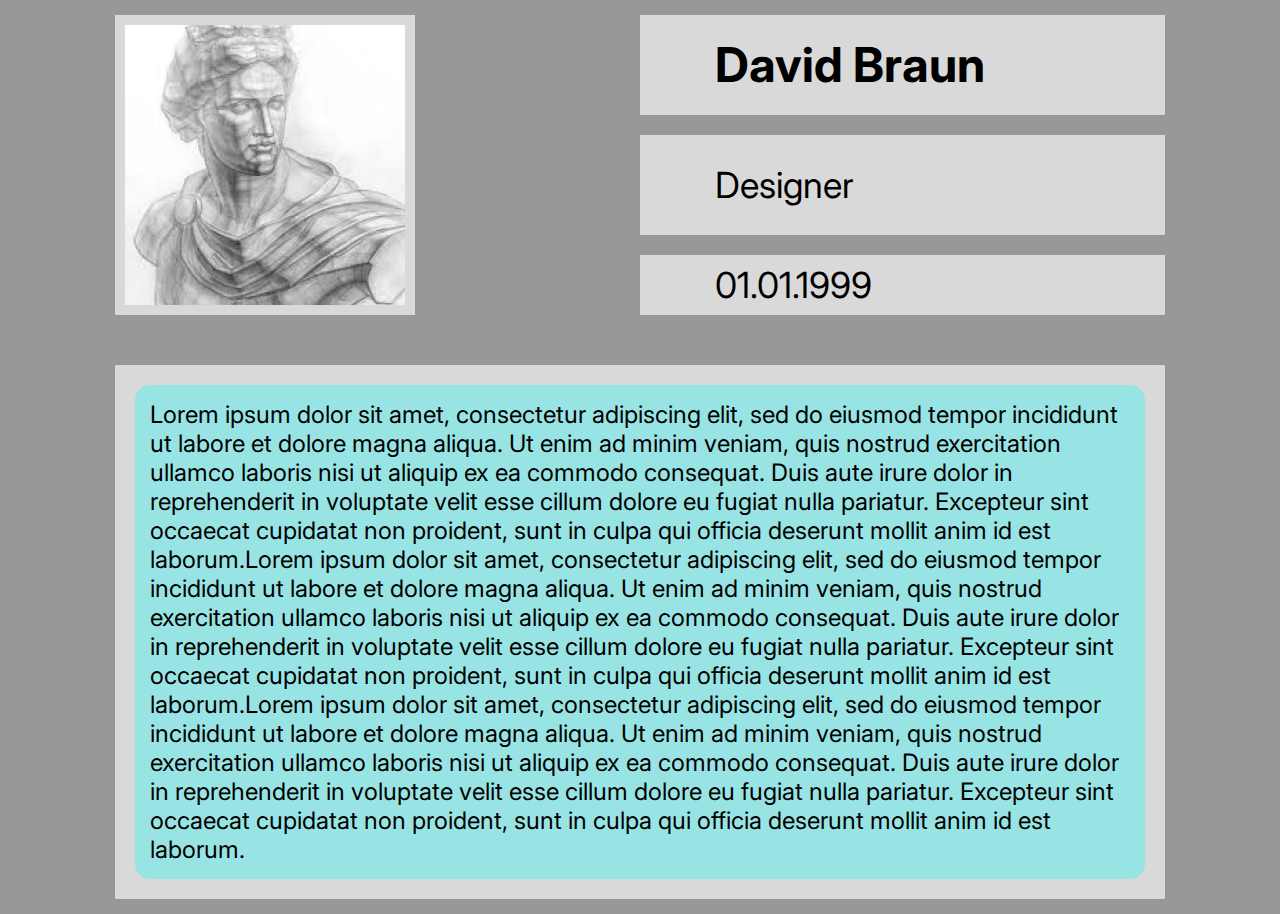
<file: Lesson10/index.html>
<!DOCTYPE html>
<html lang="en">
  <head>
    <meta charset="UTF-8" />
    <meta http-equiv="X-UA-Compatible" content="IE=edge" />
    <meta name="viewport" content="width=device-width, initial-scale=1.0" />
    <link rel="preconnect" href="https://fonts.googleapis.com" />
    <link rel="preconnect" href="https://fonts.gstatic.com" crossorigin />
    <link
      href="https://fonts.googleapis.com/css2?family=Inter:wght@400;700&display=swap"
      rel="stylesheet"
    />
    <link rel="stylesheet" href="./style.css" />
    <title>Portfolio</title>
  </head>
  <body>
    <section class="hero">
      <div class="container">
        <div class="hero__top">
          <div class="hero__image-wraper">
            <img class="hero__img" src="./img/image.jpg" alt="image" />
          </div>
          <ul class="hero__list">
            <li class="hero__item">David Braun</li>
            <li class="hero__item">Designer</li>
            <li class="hero__item">01.01.1999</li>
          </ul>
        </div>
        <div class="hero__bottom">
          <p class="hero__text">
            Lorem ipsum dolor sit amet, consectetur adipiscing elit, sed do
            eiusmod tempor incididunt ut labore et dolore magna aliqua. Ut enim
            ad minim veniam, quis nostrud exercitation ullamco laboris nisi ut
            aliquip ex ea commodo consequat. Duis aute irure dolor in
            reprehenderit in voluptate velit esse cillum dolore eu fugiat nulla
            pariatur. Excepteur sint occaecat cupidatat non proident, sunt in
            culpa qui officia deserunt mollit anim id est laborum.Lorem ipsum
            dolor sit amet, consectetur adipiscing elit, sed do eiusmod tempor
            incididunt ut labore et dolore magna aliqua. Ut enim ad minim
            veniam, quis nostrud exercitation ullamco laboris nisi ut aliquip ex
            ea commodo consequat. Duis aute irure dolor in reprehenderit in
            voluptate velit esse cillum dolore eu fugiat nulla pariatur.
            Excepteur sint occaecat cupidatat non proident, sunt in culpa qui
            officia deserunt mollit anim id est laborum.Lorem ipsum dolor sit
            amet, consectetur adipiscing elit, sed do eiusmod tempor incididunt
            ut labore et dolore magna aliqua. Ut enim ad minim veniam, quis
            nostrud exercitation ullamco laboris nisi ut aliquip ex ea commodo
            consequat. Duis aute irure dolor in reprehenderit in voluptate velit
            esse cillum dolore eu fugiat nulla pariatur. Excepteur sint occaecat
            cupidatat non proident, sunt in culpa qui officia deserunt mollit
            anim id est laborum.
          </p>
        </div>
      </div>
    </section>
  </body>
</html>
</file>
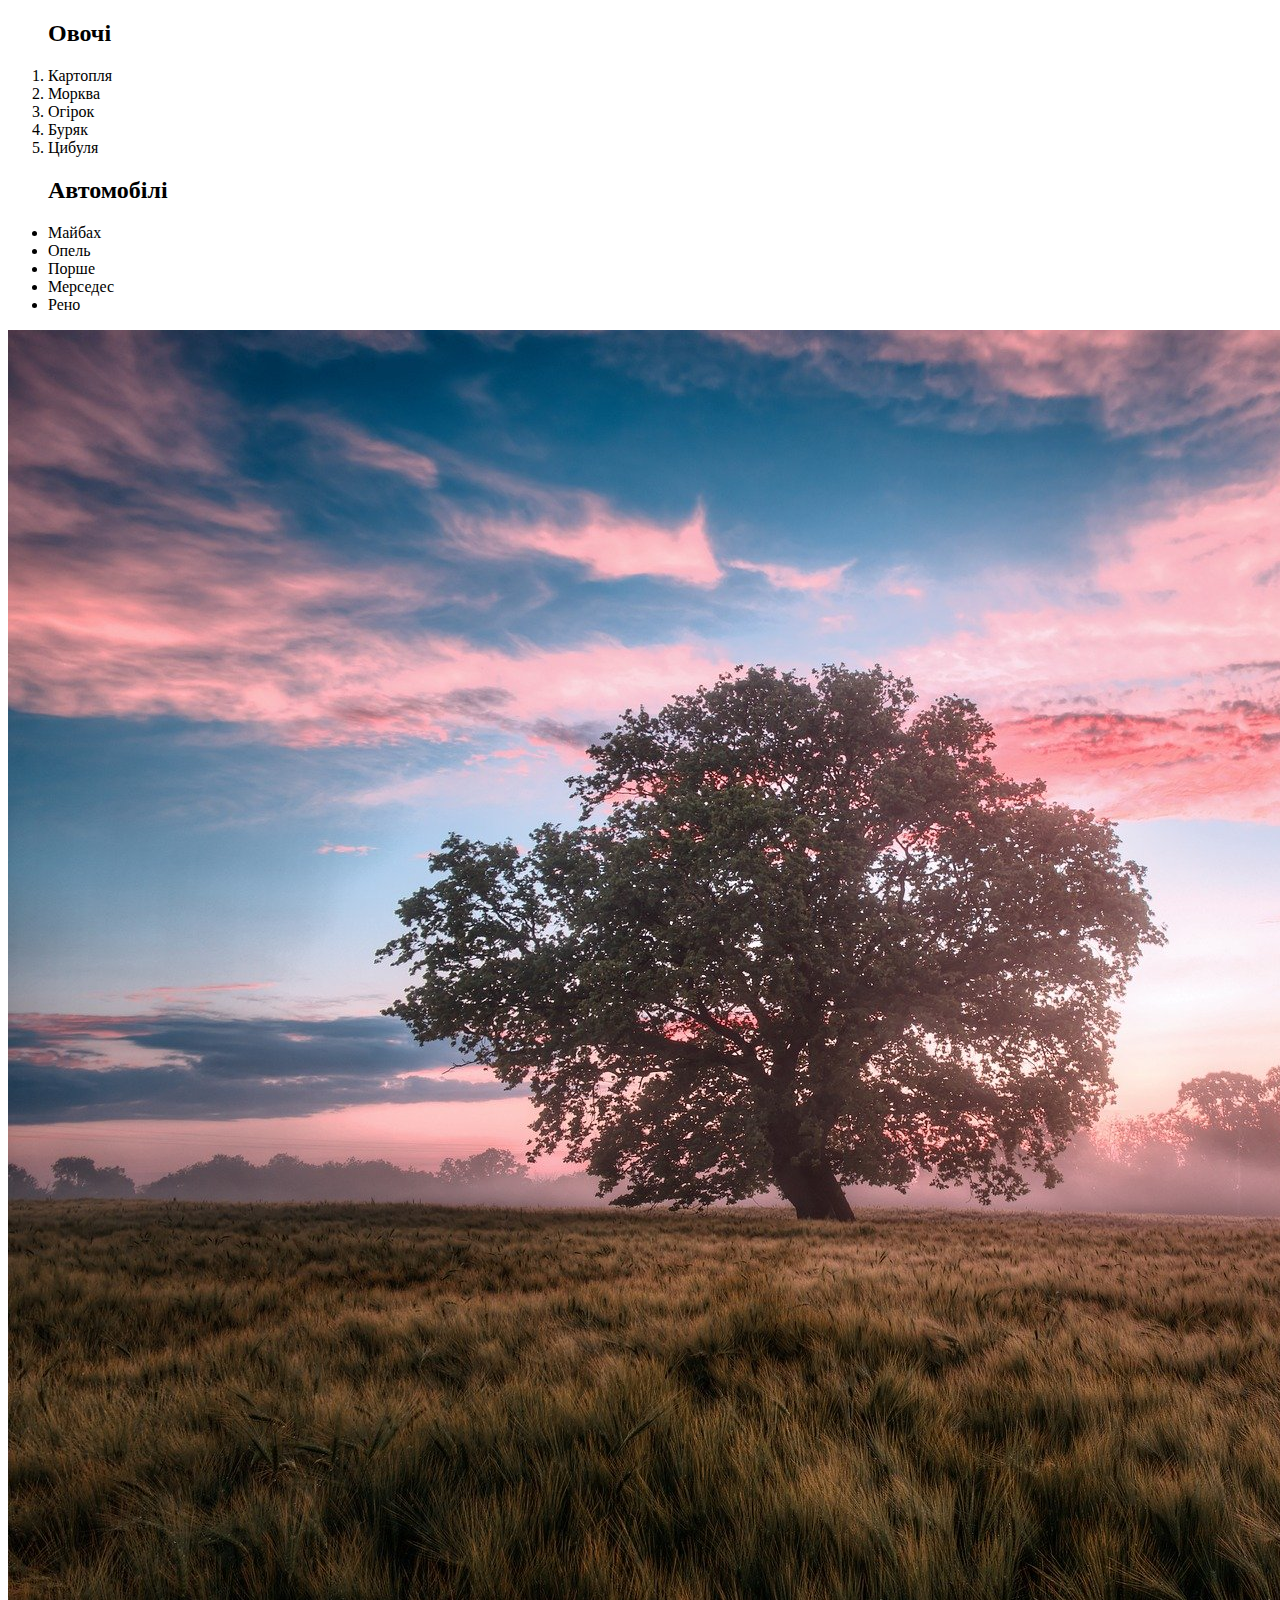
<file: Lesson2/index.html>
<!DOCTYPE html>
<html lang="en">
  <head>
    <meta charset="UTF-8" />
    <meta http-equiv="X-UA-Compatible" content="IE=edge" />
    <meta name="viewport" content="width=device-width, initial-scale=1.0" />
    <title>Document</title>
  </head>
  <body>
    <ol>
      <h2>Овочі</h2>
      <li>Картопля</li>
      <li>Морква</li>
      <li>Огірок</li>
      <li>Буряк</li>
      <li>Цибуля</li>
    </ol>
    <ul>
      <h2>Автомобілі</h2>
      <li>Майбах</li>
      <li>Опель</li>
      <li>Порше</li>
      <li>Мерседес</li>
      <li>Рено</li>
    </ul>
    <img src="./img/image.jpg" alt="nature">
  </body>
</html>
</file>
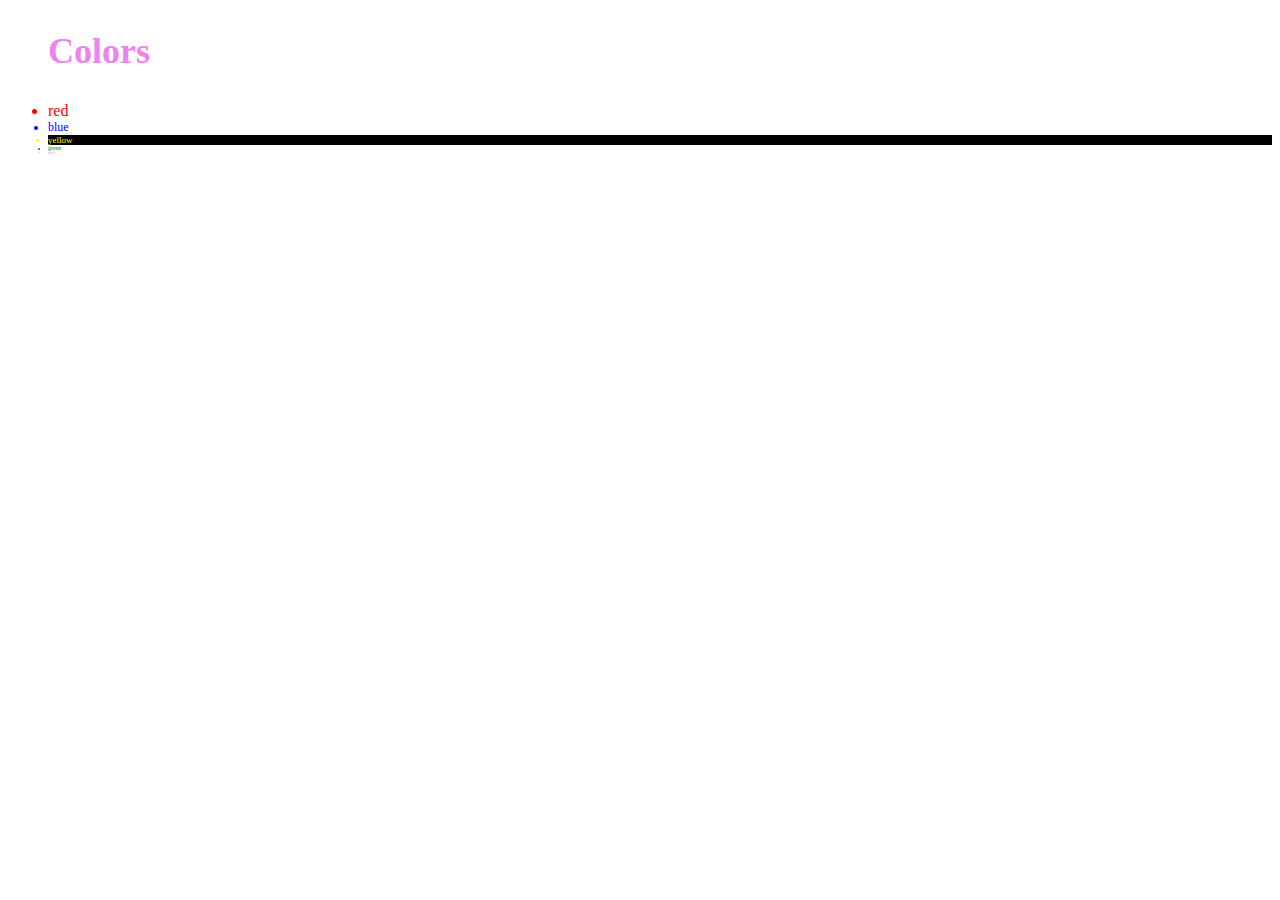
<file: Lesson3/index.html>
<!DOCTYPE html>
<html lang="en">
<head>
    <meta charset="UTF-8">
    <meta http-equiv="X-UA-Compatible" content="IE=edge">
    <meta name="viewport" content="width=device-width, initial-scale=1.0">
    <link rel="stylesheet" href="./style.css">
    <title>Document</title>
</head>
<body>
    <ul class="list">
        <h2 class="title">Colors</h2>
        <li class="red">red</li>
        <li class="blue">blue</li>
        <li class="yellow">yellow</li>
        <li class="green">green</li>
        <li class="violet">violet</li>
    </ul>
</html>
</file>
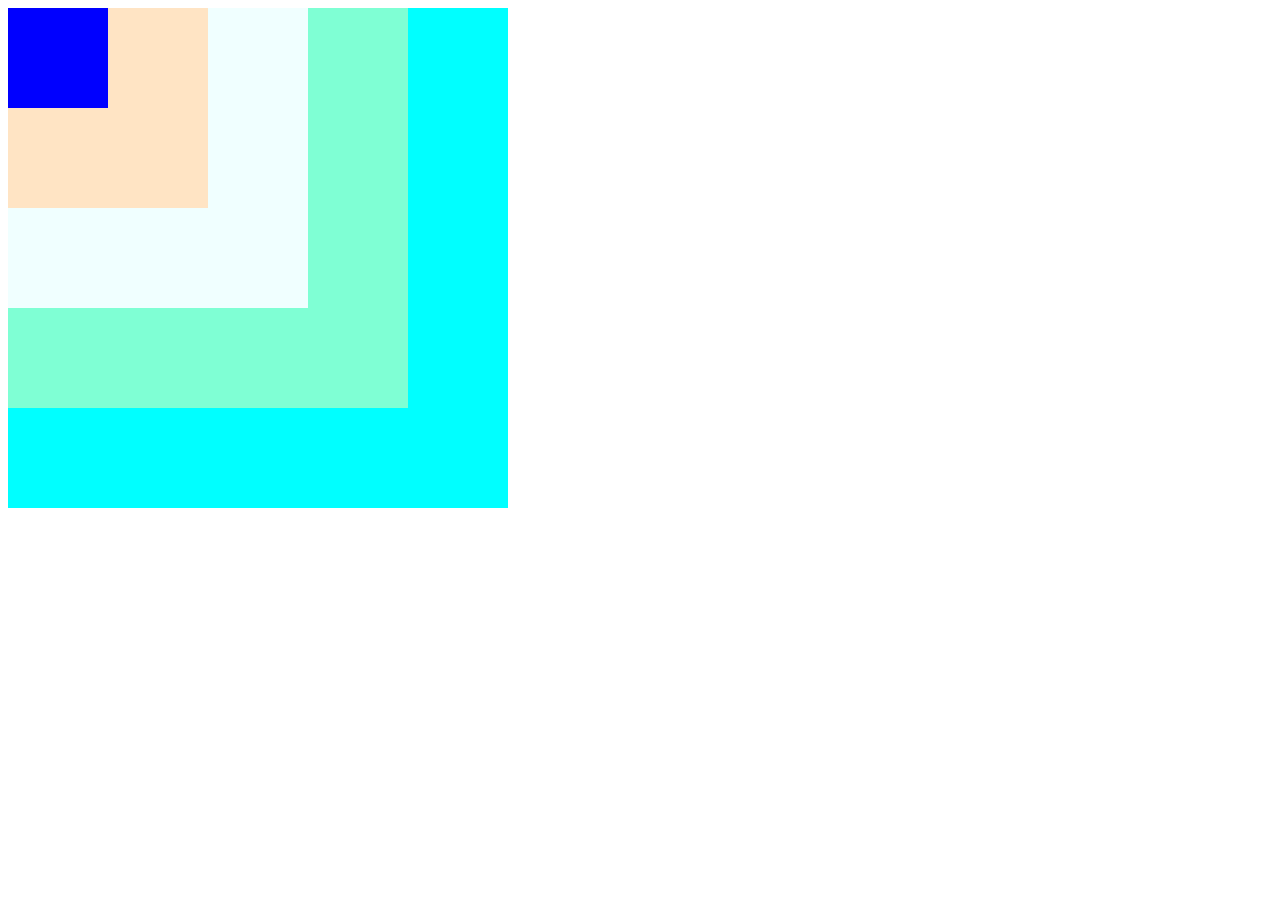
<file: Lesson4/index.html>
<!DOCTYPE html>
<html lang="en">
<head>
    <meta charset="UTF-8">
    <meta http-equiv="X-UA-Compatible" content="IE=edge">
    <meta name="viewport" content="width=device-width, initial-scale=1.0">
    <link rel="stylesheet" href="./style.css">
    <title>Document</title>
</head>
<body>
    <div class="div1">
        <div class="div2">
            <div class="div3">
                <div class="div4">
                    <div class="div5"></div>
                </div>
            </div>
        </div>
    </div>
        
     
</body>
</html>
</file>
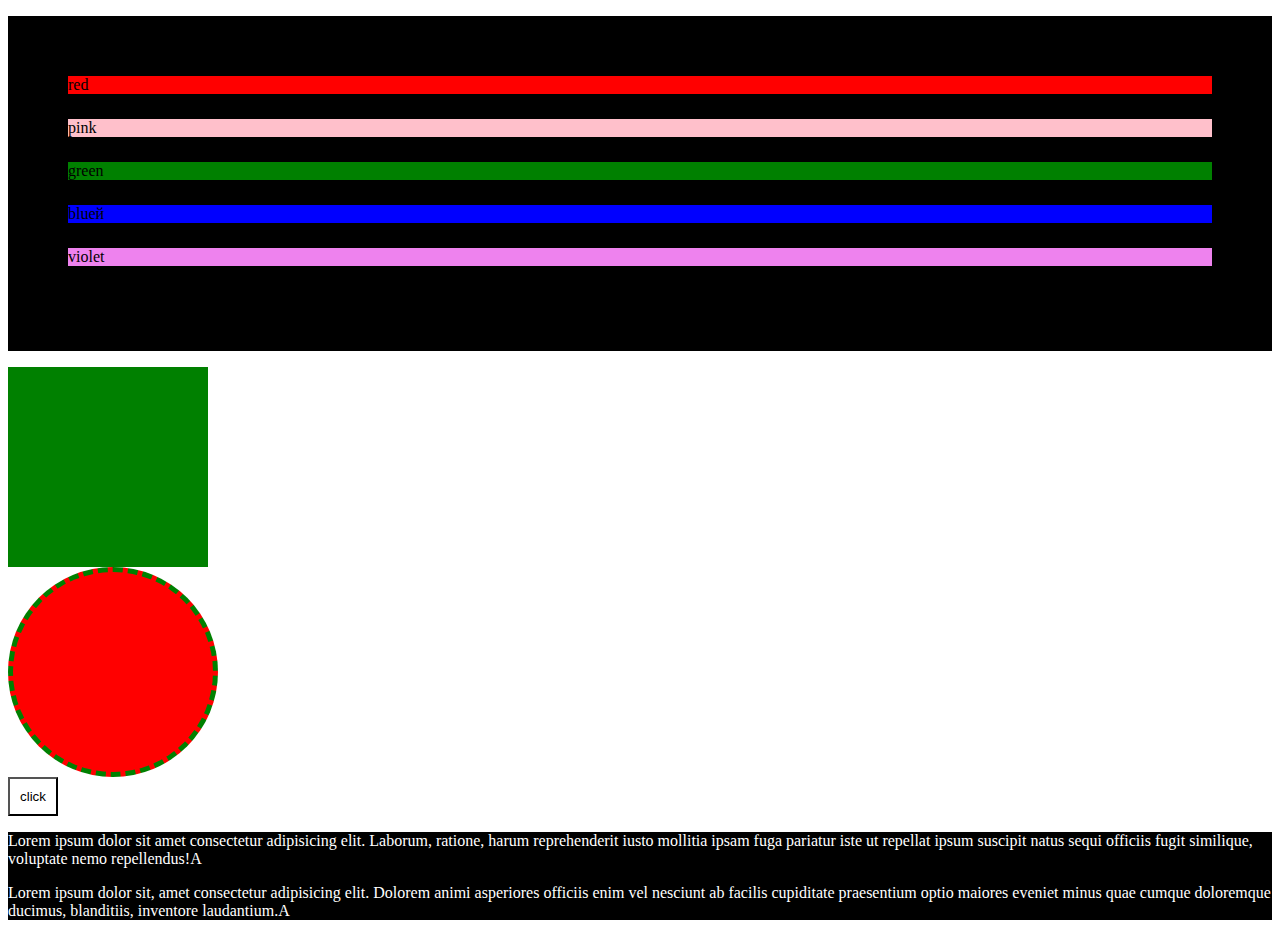
<file: Lesson5/index.html>
<!DOCTYPE html>
<html lang="en">
  <head>
    <meta charset="UTF-8" />
    <meta http-equiv="X-UA-Compatible" content="IE=edge" />
    <meta name="viewport" content="width=device-width, initial-scale=1.0" />
    <link rel="stylesheet" href="./style.css" />
    <title>Document</title>
  </head>
  <body>
    <ul class="list">
      <li class="red">red</li>
      <li class="pink">pink</li>
      <li class="green">green</li>
      <li class="blue">blueй</li>
      <li class="violet">violet</li>
    </ul>
    <div class="square"></div>
    <div class="round"></div>
    <button class="button">click</button>
    <div class="text">
      <p class="p1">
        Lorem ipsum dolor sit amet consectetur adipisicing elit. Laborum,
        ratione, harum reprehenderit iusto mollitia ipsam fuga pariatur iste ut
        repellat ipsum suscipit natus sequi officiis fugit similique, voluptate
        nemo repellendus!А
      </p>
      <p class="p1">
        Lorem ipsum dolor sit, amet consectetur adipisicing elit. Dolorem animi
        asperiores officiis enim vel nesciunt ab facilis cupiditate praesentium
        optio maiores eveniet minus quae cumque doloremque ducimus, blanditiis,
        inventore laudantium.А
      </p>
    </div>
  </body>
</html>
</file>
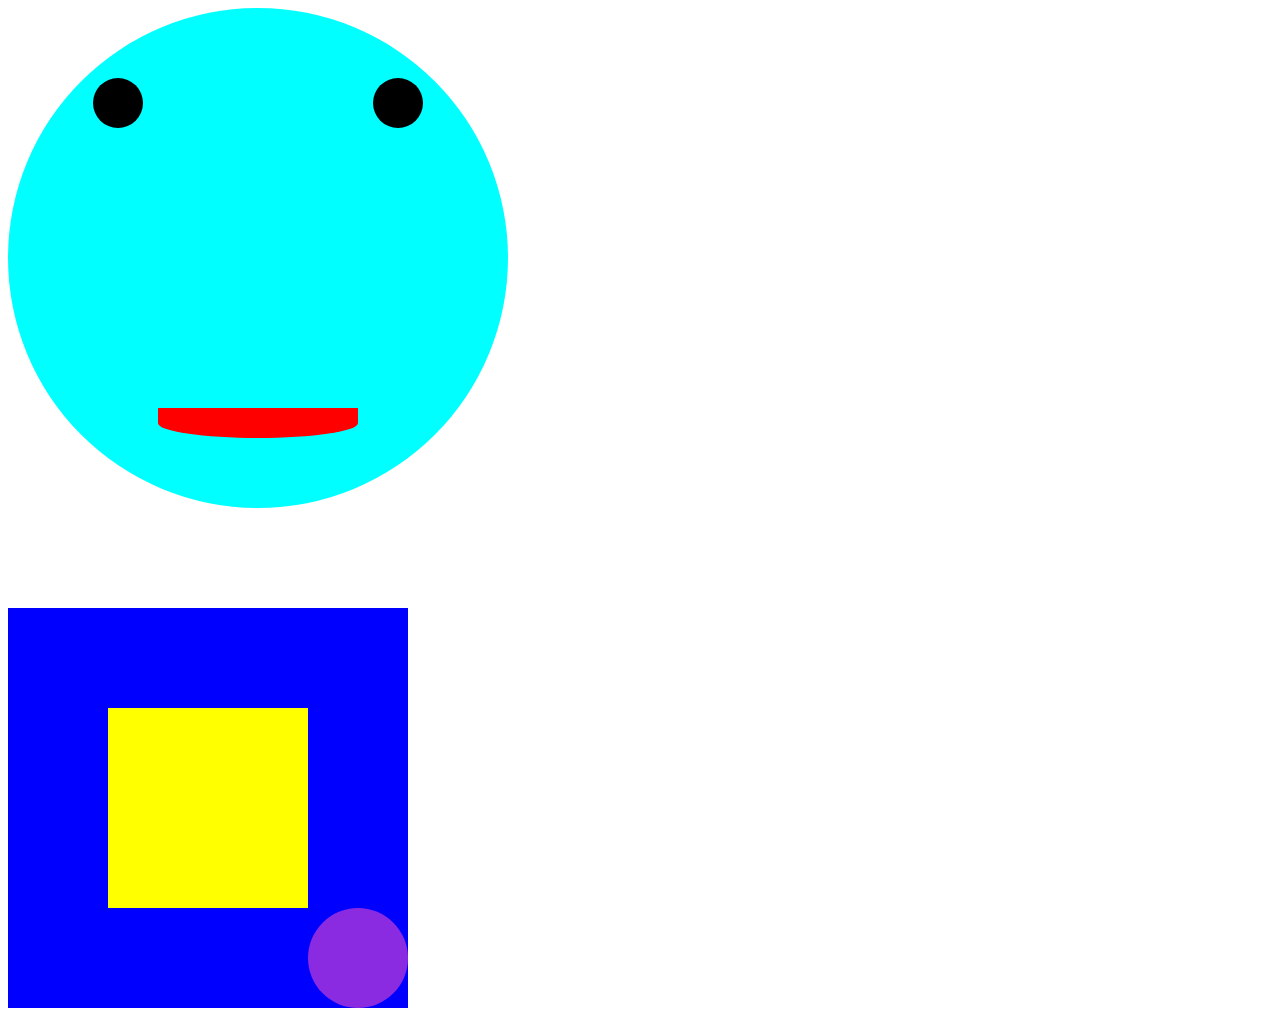
<file: Lesson6/index.html>
<!DOCTYPE html>
<html lang="en">
  <head>
    <meta charset="UTF-8" />
    <meta http-equiv="X-UA-Compatible" content="IE=edge" />
    <meta name="viewport" content="width=device-width, initial-scale=1.0" />
    <link rel="stylesheet" href="./style.css" />
    <title>Document</title>
  </head>
  <body>
    <div class="circle">
      <div class="dot1"></div>
      <div class="dot2"></div>
      <div class="cube"></div>
    </div>
    <div class="box">
        <div class="box__inner">
        </div>
        <div class="circle2"></div>
    </div>
  </body>
</html>
</file>
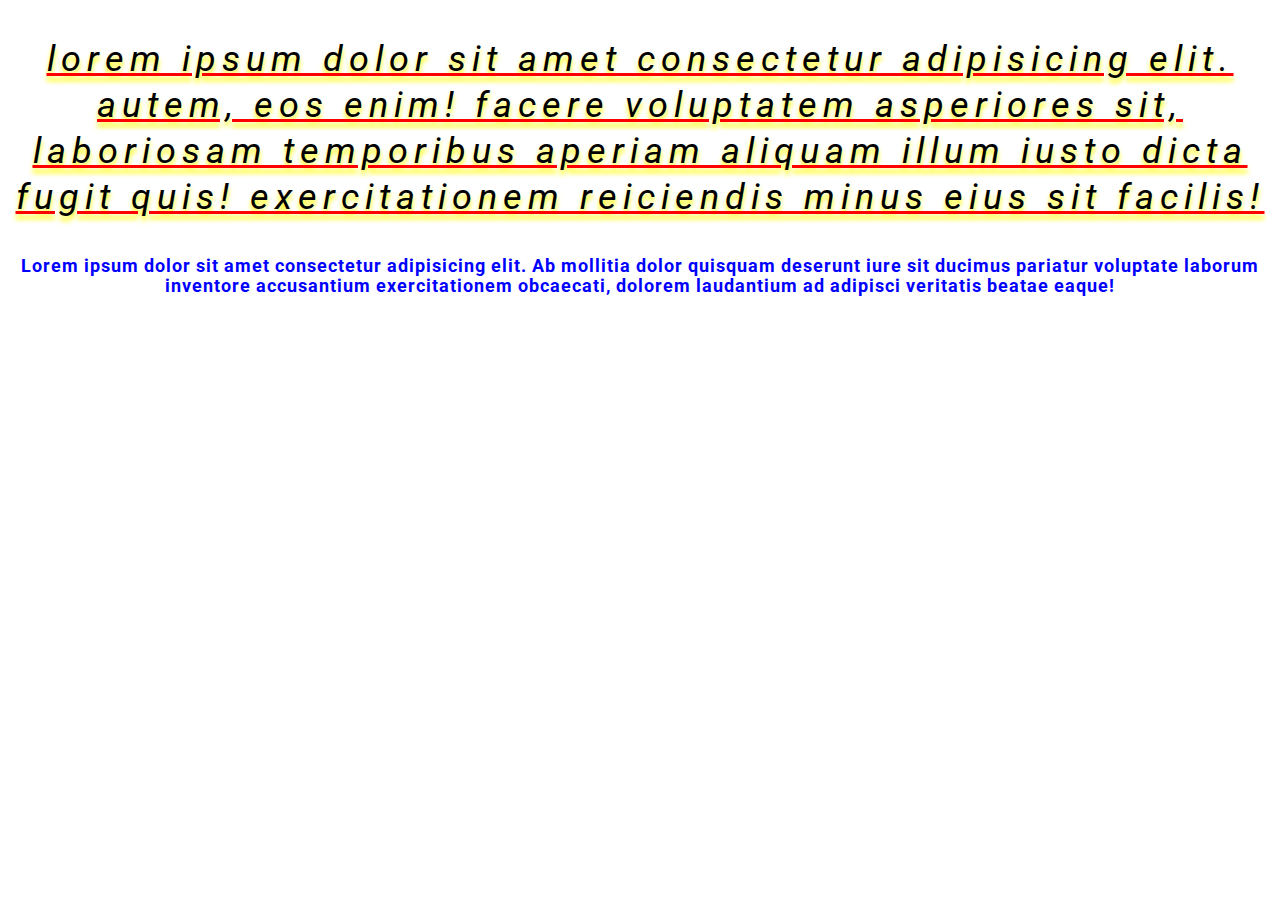
<file: Lesson7/index.html>
<!DOCTYPE html>
<html lang="en">
  <head>
    <meta charset="UTF-8" />
    <meta http-equiv="X-UA-Compatible" content="IE=edge" />
    <meta name="viewport" content="width=device-width, initial-scale=1.0" />
    <link
      href="https://fonts.googleapis.com/css2?family=Roboto:ital,wght@0,100;0,300;0,400;0,500;0,700;0,900;1,100;1,300;1,400;1,500;1,700;1,900&display=swap"
      rel="stylesheet"
    />
    <link rel="stylesheet" href="./style.css" />
    <title>Document</title>
  </head>
  <body>
    <p class="text">
      Lorem ipsum dolor sit amet consectetur adipisicing elit. Autem, eos enim!
      Facere voluptatem asperiores sit, laboriosam temporibus aperiam aliquam
      illum iusto dicta fugit quis! Exercitationem reiciendis minus eius sit
      facilis!
    </p>
    <p class="styled__text">
      Lorem ipsum dolor sit amet consectetur adipisicing elit. Ab mollitia dolor
      quisquam deserunt iure sit ducimus pariatur voluptate laborum inventore
      accusantium exercitationem obcaecati, dolorem laudantium ad adipisci
      veritatis beatae eaque!
    </p>
  </body>
</html>
</file>
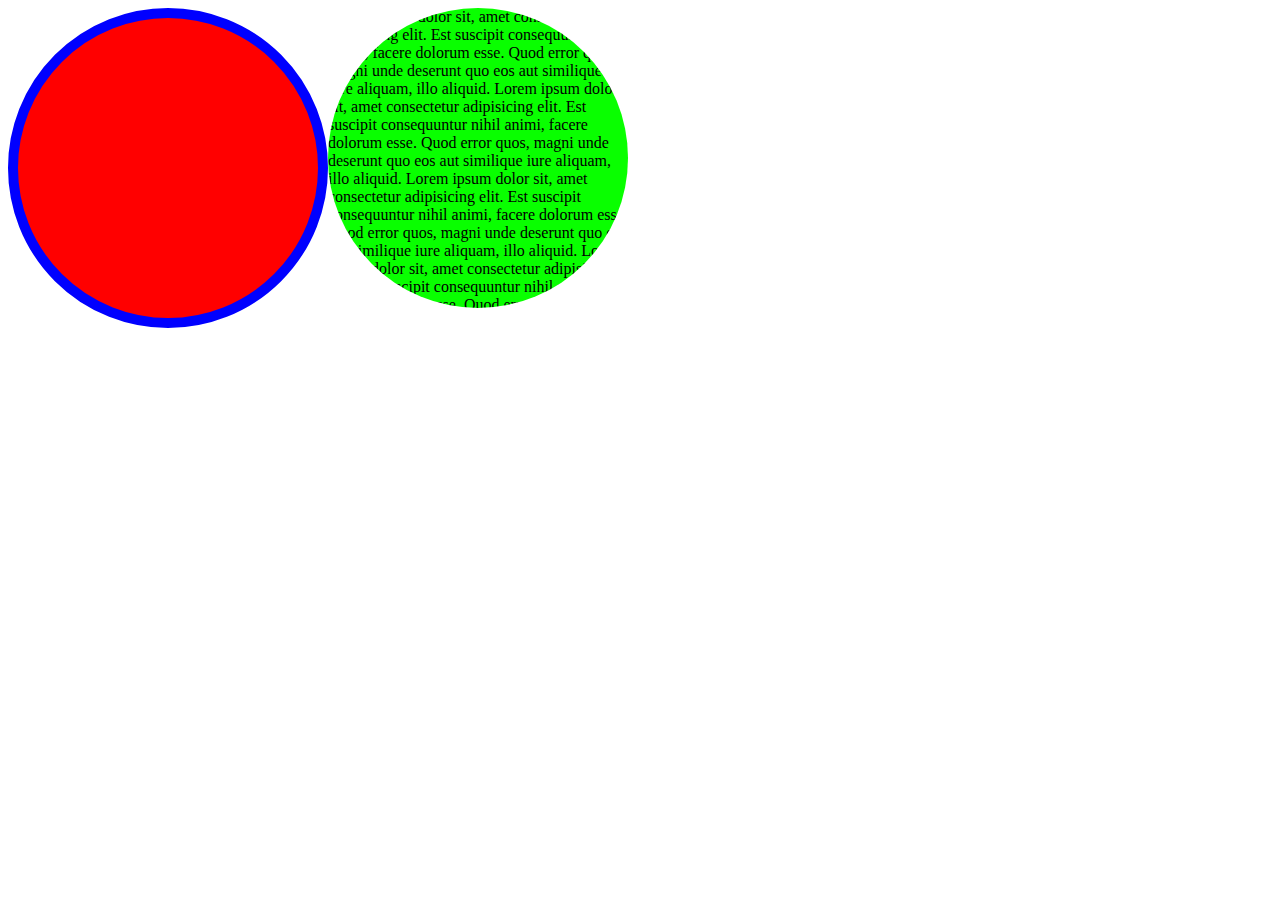
<file: Lesson8/index.html>
<!DOCTYPE html>
<html lang="en">
  <head>
    <meta charset="UTF-8" />
    <meta http-equiv="X-UA-Compatible" content="IE=edge" />
    <meta name="viewport" content="width=device-width, initial-scale=1.0" />
    <link rel="stylesheet" href="./style.css" />
    <title>Document</title>
  </head>
  <body>
    <div class="wrapper">
      <div class="first"></div>
      <div class="second">
        Lorem ipsum dolor sit, amet consectetur adipisicing elit. Est suscipit
        consequuntur nihil animi, facere dolorum esse. Quod error quos, magni
        unde deserunt quo eos aut similique iure aliquam, illo aliquid.
        Lorem ipsum dolor sit, amet consectetur adipisicing elit. Est suscipit
        consequuntur nihil animi, facere dolorum esse. Quod error quos, magni
        unde deserunt quo eos aut similique iure aliquam, illo aliquid.
        Lorem ipsum dolor sit, amet consectetur adipisicing elit. Est suscipit
        consequuntur nihil animi, facere dolorum esse. Quod error quos, magni
        unde deserunt quo eos aut similique iure aliquam, illo aliquid.
        Lorem ipsum dolor sit, amet consectetur adipisicing elit. Est suscipit
        consequuntur nihil animi, facere dolorum esse. Quod error quos, magni
        unde deserunt quo eos aut similique iure aliquam, illo aliquid.Lorem ipsum dolor sit, amet consectetur adipisicing elit. Est suscipit
        consequuntur nihil animi, facere dolorum esse. Quod error quos, magni
        unde deserunt quo eos aut similique iure aliquam, illo aliquid.
      </div>
    </div>
  </body>
</html>
</file>
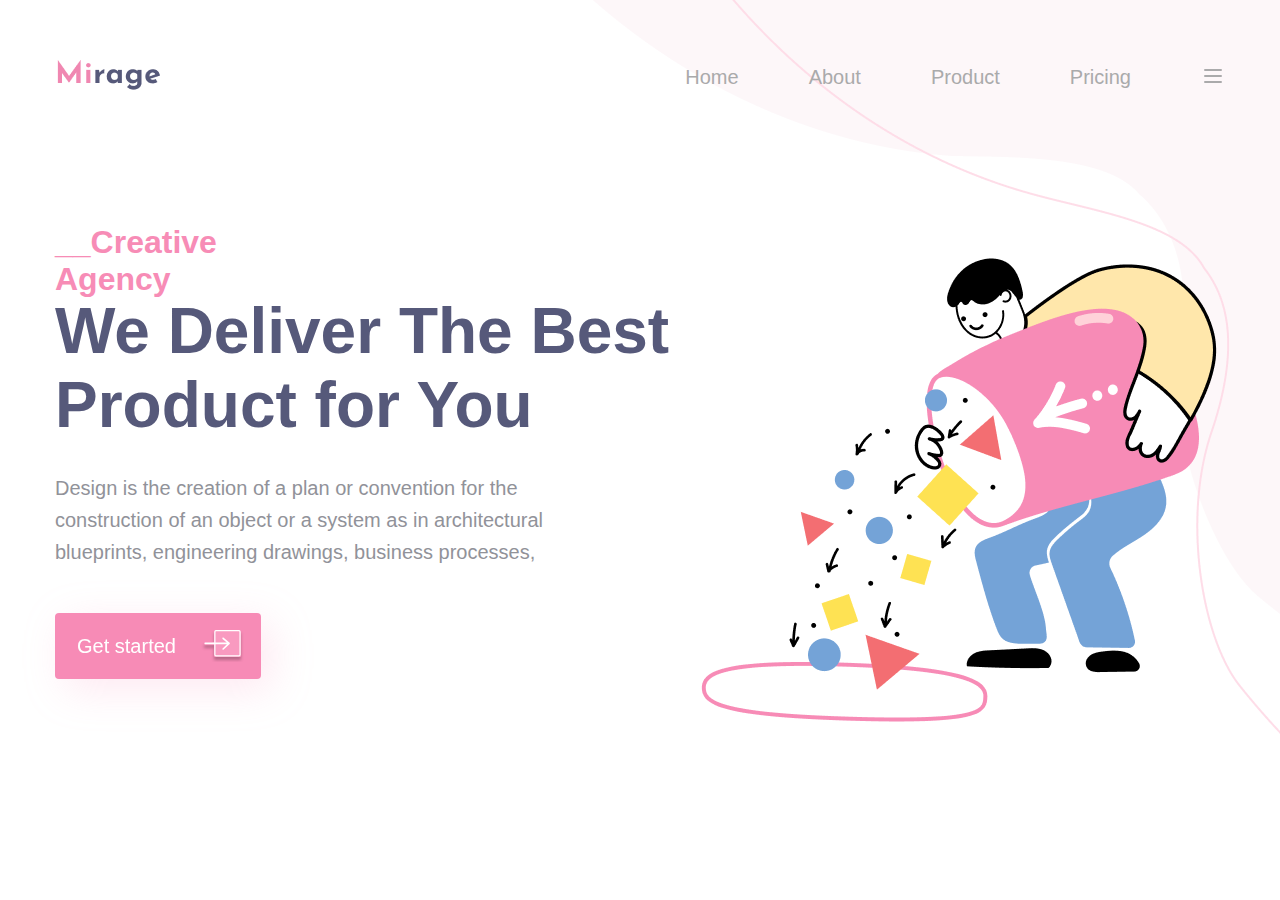
<file: mirage/index.html>
<!DOCTYPE html>
<html lang="en">
  <head>
    <meta charset="UTF-8" />
    <meta http-equiv="X-UA-Compatible" content="IE=edge" />
    <meta name="viewport" content="width=device-width, initial-scale=1.0" />
    <link rel="stylesheet" href="./style.css" />
    <title>mirage</title>
  </head>
  <body>
    <section class="home">
      <div class="container">
        <nav class="nav">
          <a class="logo" href="#">
            <img class="logo__img" src="./img/logo.png" alt="logo" />
          </a>
          <div class="nav__inner">
          <ul class="home__list">
            <li class="home__item">
              <a class="home__link" href="#">Home</a>
            </li>
            <li class="home__item">
              <a class="home__link" href="#">About</a>
            </li>
            <li class="home__item">
              <a class="home__link" href="#">Product</a>
            </li>
            <li class="home__item">
              <a class="home__link" href="#">Pricing</a>
            </li>
          </ul>
          <button class="home__btn" >
            <img class="home__menu" src="./img/svg/Menu.svg" alt="menu" />
          </button>
        </div>
        </nav>
        <div class="home__inner">
          <div class="home__inner-item">
            <h1 class="home__title">__Creative Agency</h1>
            <h2 class="home__subtitle">We Deliver The Best Product for You</h2>
            <p class="home__text">
              Design is the creation of a plan or convention for the
              construction of an object or a system as in architectural
              blueprints, engineering drawings, business processes,
            </p>
            <button class="btn">Get started</button>
          </div>
          <img class="home__img" src="./img/img.png" alt="" />
        </div>
      </div>
    </section>
  </body>
</html>
</file>
<file: Lesson10/style.css>
* {
    margin:0;
    padding: 0;
    box-sizing: border-box;
}

body {
    font-family: 'Inter', sans-serif;
    font-style: normal;
    font-weight: 400;
    background-color: #989898;
}

.container{
    max-width: 1050px;
    margin: 0 auto;
    padding: 0 25 px;
}

.hero{
    padding: 15px 0;
}

.hero__top{
    display: flex;
    justify-content: space-between;
    margin-bottom: 30px;
}

.hero__image-wraper{
    background-color: #d9d9d9;
    padding: 10px;
    height: 300px;
}

.hero__list{
    max-width: 525px;
    width: 100%;
}
.hero__item{
    display: flex;
    background-color: #d9d9d9;
    list-style: none;
    height: 100px;
    margin-bottom: 20px;
    align-items: center;
    padding-left: 75px;
    font-size: 36px;
    line-height: 44px;
}
.hero__item:last-child{
    height: 60px;
}

.hero__bottom{
    padding: 20px;
    background-color: #d9d9d9;
}
.hero__text{
    padding: 15px;
    background-color: rgba(3, 255, 255, 0.3);
    border-radius: 15px;
    font-size: 24px;
    line-height: 29px;
}

.hero__item:first-child{
    font-weight: 700;
    font-size: 48px;
}
</file>
<file: Lesson3/style.css>
.title {
    font-size: 36px;
    color: violet;
}

.red {
    font-size: 16px;
    color: red
}

.blue {
    font-size: 12px;
    color: blue
}

.yellow {
    font-size: 9px;
    color: yellow;
    background-color: black;
}

.green {
    font-size: 6px;
    color: green
}

.violet {
    font-size: 3px;
    color: violet
}
</file>
<file: Lesson4/style.css>
.div1{
    width: 500px;
    height: 500px;
    background-color: aqua;
}
.div2{
    width: 400px;
    height: 400px;
    background-color: aquamarine;
}
.div3{
    width: 300px;
    height: 300px;
    background-color: azure;
}
.div4{
    width: 200px;
    height: 200px;
    background-color: bisque;
}
.div5{
    width: 100px;
    height: 100px;
    background-color: blue;
}
</file>
<file: Lesson5/style.css>
.list{
    background-color: black;
    padding: 60px 60px 60px 60px;
}

.red{
    background-color: red;
    margin-bottom: 25px;
}

.pink{
    background-color: pink;
    margin-bottom: 25px;
}

.green{
    background-color: green;
    margin-bottom: 25px;
}

.blue{
    background-color: blue;
    margin-bottom: 25px;
}

.violet{
    background-color: violet;
    margin-bottom: 25px;
}

.square{
    background-color: green;
    height: 200px;
    width: 200px;
}

.round{
    background-color: red;
    height: 200px;
    width: 200px;
    border-radius: 100%;
    border: 5px dashed green;
}

.button{
    padding: 10px;
    background-color: white;
}

.text{
    background-color: black;
    color: white;
}
</file>
<file: Lesson6/style.css>
.circle{
    height: 500px;
    width: 500px;
    border-radius: 50%;
    background-color: aqua;
    position: relative;
    margin-bottom: 100px;
}

.dot1,
.dot2{
    width: 50px;
    height: 50px;
    border-radius: 50%;
    background-color: rgb(0, 0, 0);
    position: absolute;
}

.dot1{
    left: 85px;
    top: 70px;
}

.dot2{
    right: 85px;
    top: 70px;
}

.cube{
height: 30px;
width: 200px;
background-color: red;
position: absolute;
top: 400px;
left: 150px;
border-bottom-left-radius: 50%;
border-bottom-right-radius: 50%;
}

.box{
    position: relative;
    height: 400px;
    width: 400px;
    background-color: blue;
}

.box__inner{
    position: absolute;
    height: 200px;
    width: 200px;
    background-color: yellow;
    top: 100px;
    left: 100px;
    right: 100px;
}

.circle2{
    position: absolute;
    height: 100px;
    width: 100px;
    background-color: blueviolet;
    border-radius: 50%;
    right: 0;
    bottom: 0px;
}
</file>
<file: Lesson7/style.css>
body{
    font-family: 'Roboto', sans-serif;
    /* властивість яка вказує шрифт */
}

.text{
    font-size: 36px;
    /* властивість яка задає розмір шрифта */
    font-weight: 400;
    /* властивість яка задає товщину шрифта */
    font-style: italic;
    /* властивість яка означає написання тексту курсив або нормал */
    letter-spacing: 6px;
    /* властивість яка визначає віддстань між буквами */
    line-height: 46px;
    /* властивість яка задає висоту стрічки */
    text-transform: uppercase;
    /* властивість яка робить всі букви в реченні або слові з великої літери */
    text-transform: capitalize;
    /* властивість яка робить всі перші букви в реченні з великої літери */
    text-transform: lowercase;
    /* властивість яка робить всі букви в реченні або слові з малої літери */
    text-decoration: line-through;
    /* властивість яка робе текст закресленим */
    text-decoration: overline;
    /* властивість яка робить полоску над текстом */
    text-decoration: underline;
    /* властивість яка робить текст підкресленим */
    text-decoration-color: red;
    /* властивість яка стилізує лінію декорації */
    text-align: center;
    /* вирвнювання тексту по центру */
    text-shadow: 0px 5px 5px rgb(255, 251, 0); 
    /* задає тінь для тексту */
}

.styled__text{
    font-size: 18px;
    font-weight: 700;
    line-height: 20px;
    color: blue;
    letter-spacing: 1px;
    text-decoration: uppercase;
    text-align: center;
}
</file>
<file: Lesson8/style.css>
.wrapper{
    height: 100vh;
    display: flex;
}
.first{
    width: 300px;
    height: 300px;
    background-color: rgb(255, 0, 0);
    border-style: solid;
    border-width: 10px;
    border-color: blue;
    border-radius: 50%;
}

.second{
    width: 300px;
    height: 300px;
    background-color: rgb(9, 255, 0);
    border-radius: 50%;
    overflow: scroll;
}
</file>
<file: mirage/style.css>
* {
  margin: 0;
  padding: 0;
  box-sizing: border-box;
}
*::before,
*::after {
  box-sizing: border-box;
}

ol,
ul,
menu {
  list-style: none;
}
a {
  text-decoration: none;
  color: inherit;
}

html,
body {
  scroll-behavior: smooth;
}

body {
  font-family: "Open Sans", sans-serif;
  /* шрифти берем з макету */
  font-style: normal;
  font-weight: 400;
}

.container {
  max-width: 1200px;
  /* максимальна ширина береться з макету */
  width: 100%;
  padding: 0 15px;
  margin: 0 auto;
}

.btn {
  position: relative;
  color: #ffffff;
  padding: 18px 85px 18px 22px;
  background-color: #f78bb6;
  filter: drop-shadow(10px 10px 20px rgba(250, 141, 184, 0.2));
  border-radius: 4px;
  border: none;
  font-weight: 500;
  font-size: 20px;
  line-height: 30px;
}

.btn::before {
  content: "";
  position: absolute;
  top: 17px;
  right: 17px;
  width: 43px;
  height: 32px;
  background-repeat: no-repeat;
  background-size: cover;
  background-image: url(./img/svg/vector.svg);
}
/* home */

.home {
  height: 100vh;
  background-repeat: no-repeat;
  background-image: url(./img/bg.png);
  background-position-x: right;
}

.nav {
  display: flex;
  padding-top: 60px;
  align-items: center;
  justify-content: space-between;
  margin-bottom: 130px;
}

.nav__inner{
  display: flex;
}

.home__list {
  display: flex;
  justify-content: flex-end;
}

.home__item {
  margin-right: 70px;
}


.home__link {
  font-weight: 500;
  font-size: 20px;
  line-height: 30px;
  color: #aaaaab;
}

.home__link:hover {
  color: #56597a;
}

.home__btn{
  border: none;
  background-color: transparent;
}

.home__inner {
  display: flex;
  justify-content: space-between;
}

.home__title {
  width: 257px;
  height: 40px;
  color: #f78cb6;
  margin-bottom: 30px;
}

.home__subtitle {
  max-width: 620px;
  font-weight: 700;
  font-size: 64px;
  line-height: 74px;
  color: #56597a;
  margin-bottom: 30px;
}

.home__text {
  max-width: 540px;
  font-size: 20px;
  line-height: 32px;
  color: #919299;
  margin-bottom: 45px;
}

.home__img {
  width: 532px;
}
</file>
